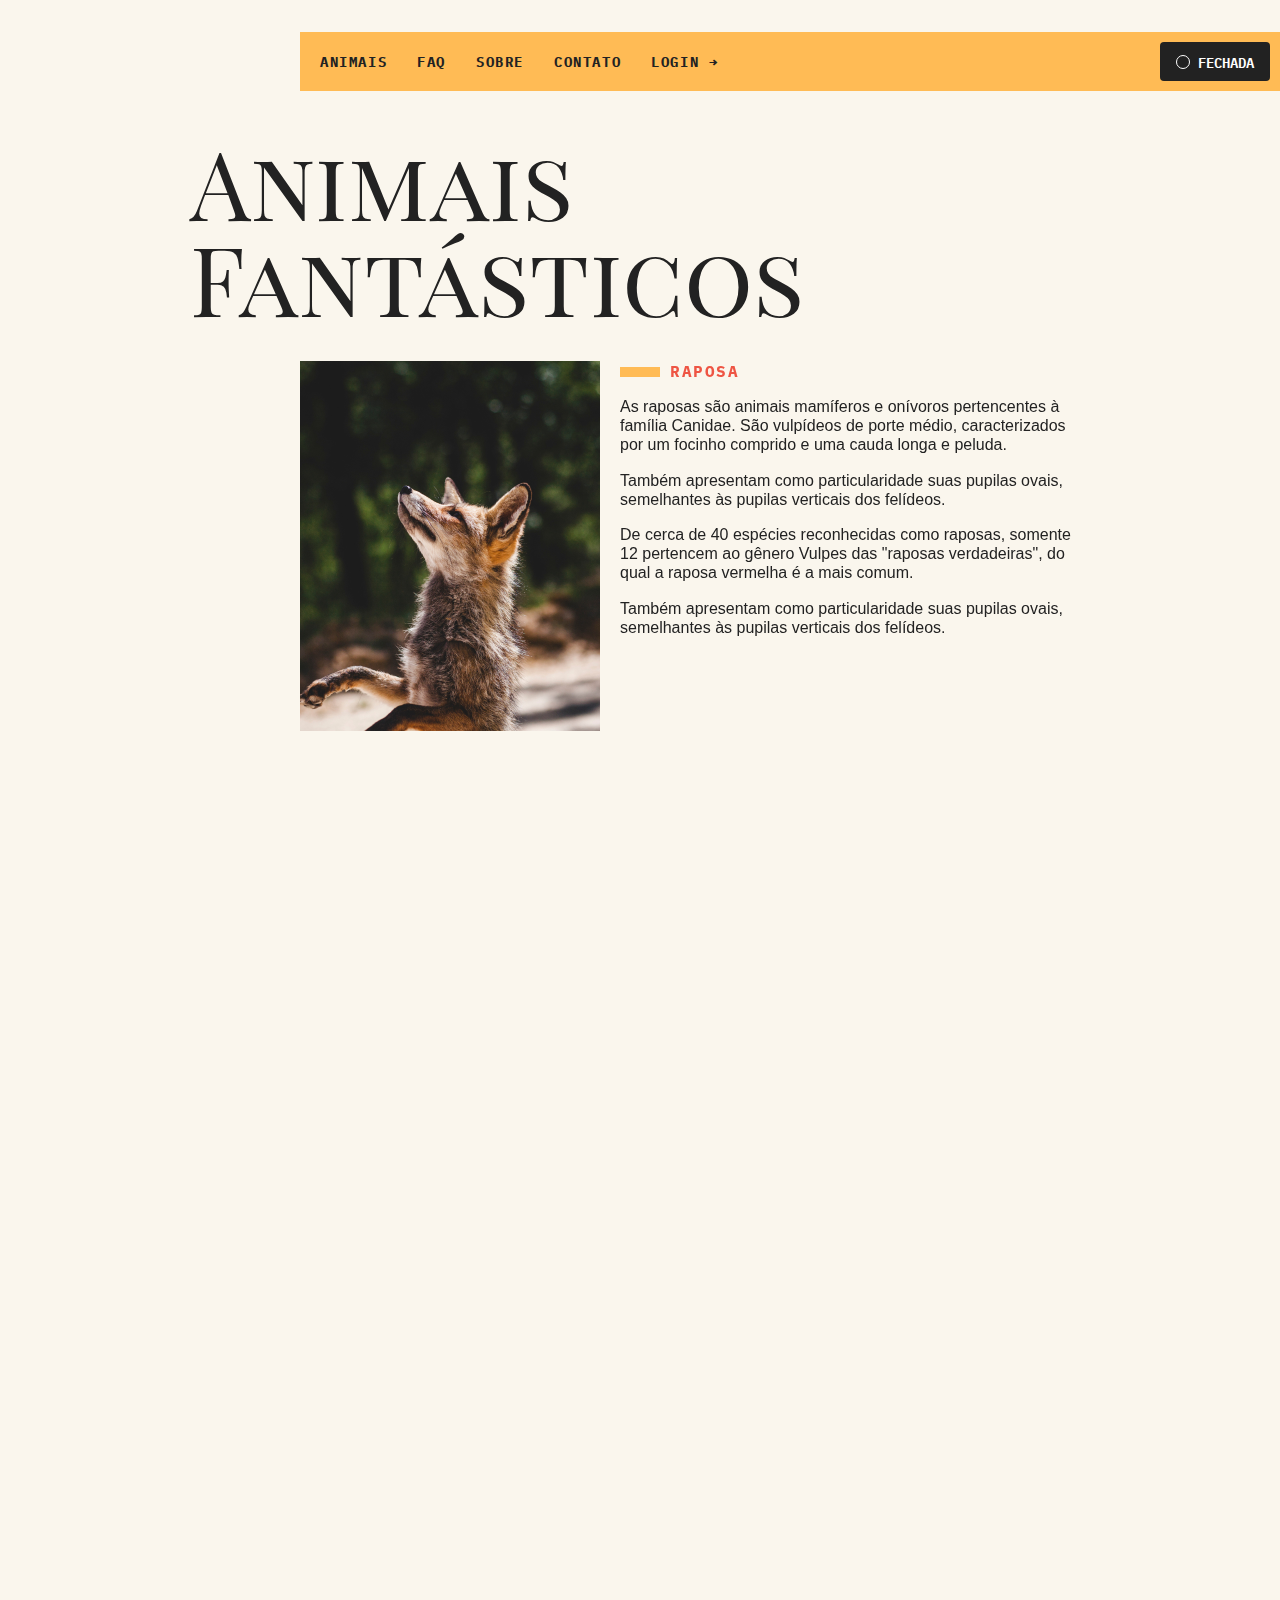
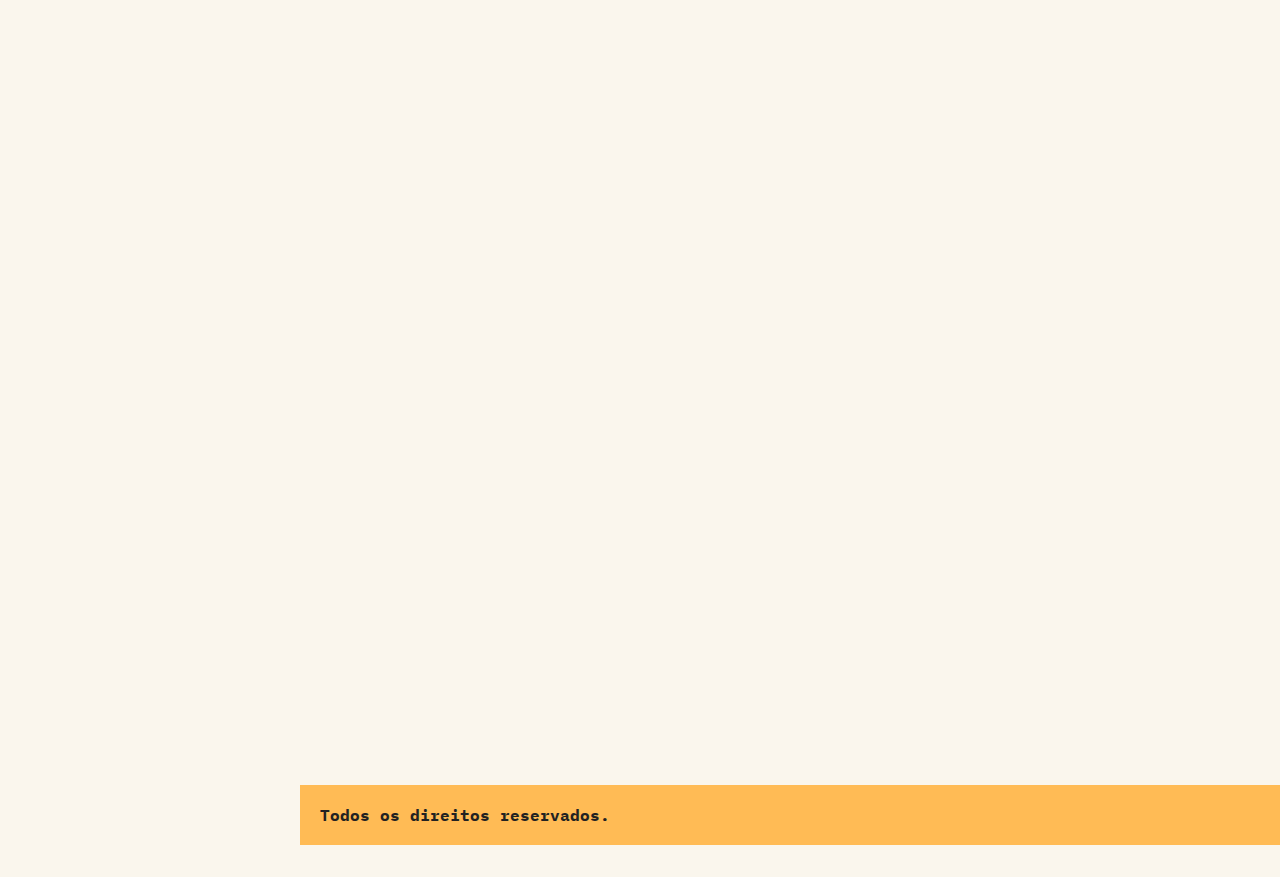
<file: index.html>
<!DOCTYPE html>

<html lang="pt-br">

<head>
    <meta charset="UTF-8">
    <meta name="viewport" content="width=device-width, initial-scale=1.0">
    <meta http-equiv="X-UA-Compatible" content="IE=edge">
    <meta name="description"
        content="Projeto final do curso JavaScript Completo ES6, da escola de UX/UI Design e desenvolvimento Web Origamid">
    <title>Animais Fantásticos</title>
    <link rel="preconnect" href="https://fonts.googleapis.com">
    <link rel="preconnect" href="https://fonts.gstatic.com" crossorigin>
    <link
        href="https://fonts.googleapis.com/css2?family=IBM+Plex+Mono:ital,wght@0,400;0,700;1,400&family=Playfair+Display+SC:ital,wght@0,400;0,700;1,400&display=swap"
        rel="stylesheet">
    <link rel="stylesheet" type="text/css" href="./css/stylesheet.css">
    <script>
        document.documentElement.className += " js";
    </script>
</head>

<body id="home">
    <div class="grid-container">
        <nav class="navegation" data-page="navegation">
            <button data-menu="button" aria-expanded="false" aria-controls="menu">Menu</button>

            <ul data-menu="list" id="menu">
                <li class="navegation-item"><a href="#animals">Animais</a></li>
                <li class="navegation-item"><a href="#faq">Faq</a></li>
                <li class="navegation-item" data-dropdown>
                    <a href="#">Sobre</a>

                    <ul class="dropdown-menu">
                        <li><a href="#">A empresa</a></li>
                        <li><a href="#">Equipe</a></li>
                        <li><a href="#">Sócios</a></li>
                        <li><a href="#">Clientes</a></li>
                    </ul>
                </li>
                <li class="navegation-item"><a href="#contact">Contato</a></li>
                <li class="navegation-item" data-modal="open"><a href="#">Login →</a></li>
            </ul>

            <span class="navegation-status" data-status="null">STORE-STATUS</STORE-STATUS></span>
        </nav>

        <section class="grid-section animals" data-page="section" id="animals">
            <h1 class="title">Animais Fantásticos</h1>

            <ul data-page="menu">
                <li><img src="./imgs/image1.jpg" alt=""></li>
                <li><img src="./imgs/image2.jpg" alt=""></li>
                <li><img src="./imgs/image3.jpg" alt=""></li>
                <li><img src="./imgs/image4.jpg" alt=""></li>
                <li><img src="./imgs/image5.jpg" alt=""></li>
                <li><img src="./imgs/image6.jpg" alt=""></li>
            </ul>

            <div class="animals-description" data-tab="content">
                <section data-anime="show-right">
                    <h2>Raposa</h2>

                    <p>As raposas são animais mamíferos e onívoros pertencentes à família Canidae. São vulpídeos de
                        porte
                        médio, caracterizados por um focinho comprido e uma cauda longa e peluda.</p>
                    <p>Também apresentam como particularidade suas pupilas ovais, semelhantes às pupilas verticais dos
                        felídeos.</p>
                    <p>De cerca de 40 espécies reconhecidas como raposas, somente 12 pertencem ao gênero Vulpes das
                        "raposas
                        verdadeiras", do qual a raposa vermelha é a mais comum.</p>
                    <p>Também apresentam como particularidade suas pupilas ovais, semelhantes às pupilas verticais dos
                        felídeos.</p>
                </section>
                <section data-anime="show-down">
                    <h2>Esquilo</h2>

                    <p>Lorem ipsum dolor sit amet, consectetur adipisicing elit. Recusandae, facere quam impedit
                        delectus
                        alias voluptatum suscipit saepe sequi, tempore nam excepturi nihil praesentium.</p>
                    <p>Lorem ipsum dolor sit amet consectetur adipisicing elit. Cumque doloribus eum cupiditate. Quaerat
                        impedit.</p>
                    <p>Lorem ipsum dolor sit amet consectetur adipisicing elit. Deserunt recusandae excepturi adipisci
                        nam
                        vel impedit accusantium cumque quas natus quis voluptatibus.</p>
                    <p>Lorem ipsum dolor sit amet consectetur adipisicing elit. Deserunt recusandae excepturi adipisci
                        nam
                        vel.</p>
                </section>
                <section data-anime="show-down">
                    <h2>Urso</h2>

                    <p>Lorem ipsum dolor sit amet, consectetur adipisicing elit. Recusandae, facere quam impedit
                        delectus
                        alias voluptatum suscipit saepe sequi, tempore nam excepturi nihil praesentium.</p>
                    <p>Lorem ipsum dolor sit amet consectetur adipisicing elit. Cumque doloribus eum cupiditate. Quaerat
                        impedit.</p>
                    <p>Lorem ipsum dolor sit amet consectetur adipisicing elit. Deserunt recusandae excepturi adipisci
                        nam
                        vel impedit accusantium cumque quas natus quis voluptatibus.</p>
                    <p>Lorem ipsum dolor sit amet consectetur adipisicing elit. Deserunt recusandae excepturi adipisci
                        nam
                        vel.</p>
                </section>
                <section data-anime="show-right">
                    <h2>Lobo</h2>

                    <p>Lorem ipsum dolor sit amet, consectetur adipisicing elit. Recusandae, facere quam impedit
                        delectus
                        alias voluptatum suscipit saepe sequi, tempore nam excepturi nihil praesentium.</p>
                    <p>Lorem ipsum dolor sit amet consectetur adipisicing elit. Cumque doloribus eum cupiditate. Quaerat
                        impedit.</p>
                    <p>Lorem ipsum dolor sit amet consectetur adipisicing elit. Deserunt recusandae excepturi adipisci
                        nam
                        vel impedit accusantium cumque quas natus quis voluptatibus.</p>
                    <p>Lorem ipsum dolor sit amet consectetur adipisicing elit. Deserunt recusandae excepturi adipisci
                        nam
                        vel.</p>
                </section>
                <section data-anime="show-right">
                    <h2>Macaco</h2>

                    <p>Lorem ipsum dolor sit amet, consectetur adipisicing elit. Recusandae, facere quam impedit
                        delectus
                        alias voluptatum suscipit saepe sequi, tempore nam excepturi nihil praesentium.</p>
                    <p>Lorem ipsum dolor sit amet consectetur adipisicing elit. Cumque doloribus eum cupiditate. Quaerat
                        impedit.</p>
                    <p>Lorem ipsum dolor sit amet consectetur adipisicing elit. Deserunt recusandae excepturi adipisci
                        nam
                        vel impedit accusantium cumque quas natus quis voluptatibus.</p>
                    <p>Lorem ipsum dolor sit amet consectetur adipisicing elit. Deserunt recusandae excepturi adipisci
                        nam
                        vel.</p>
                </section>
                <section data-anime="show-down">
                    <h2>Leão</h2>

                    <p>Lorem ipsum dolor sit amet, consectetur adipisicing elit. Recusandae, facere quam impedit
                        delectus
                        alias voluptatum suscipit saepe sequi, tempore nam excepturi nihil praesentium.</p>
                    <p>Lorem ipsum dolor sit amet consectetur adipisicing elit. Cumque doloribus eum cupiditate. Quaerat
                        impedit.</p>
                    <p>Lorem ipsum dolor sit amet consectetur adipisicing elit. Deserunt recusandae excepturi adipisci
                        nam
                        vel impedit accusantium cumque quas natus quis voluptatibus.</p>
                    <p>Lorem ipsum dolor sit amet consectetur adipisicing elit. Deserunt recusandae excepturi adipisci
                        nam
                        vel.</p>
                </section>
            </div>
        </section>

        <section class="grid-section faq" data-page="section" id="faq">
            <h1 class="title">Faq</h1>

            <dl data-page="accordion">
                <dt>Qual a idade dos animais?</dt>
                <dd>As raposas são animais mamíferos e onívoros pertencentes à família Canidae. São vulpídeos de porte
                    médio, caracterizados por um focinho comprido e uma cauda longa e peluda.</dd>
                <dt>Eles são fantásticos?</dt>
                <dd>Também apresentam como particularidade suas pupilas ovais, semelhantes às pupilas verticais dos
                    felídeos.</dd>
                <dt>Qual a diferença?</dt>
                <dd>As raposas são animais mamíferos e onívoros pertencentes à família Canidae. São vulpídeos de porte
                    médio, caracterizados por um focinho comprido e uma cauda longa e peluda.</dd>
                <dt>Como proteger?</dt>
                <dd>Também apresentam como particularidade suas pupilas ovais, semelhantes às pupilas verticais dos
                    felídeos.</dd>
            </dl>
        </section>

        <section class="grid-section numbers" data-page="section">
            <h1 class="title">Números</h1>

            <div class="numbers-grid"></div>
        </section>

        <section class="grid-section contact" data-page="section" id="contact">
            <h1 class="title">Contato</h1>

            <div class="map" data-tooltip aria-label="Endereço próximo à estacionamento">
                <img src="./imgs/map.png" alt="">
            </div>

            <ul>
                <li><a href="mailto:contato@origamid.com">contato@origamid.com</a></li>
                <li><a href="tel:+552199999999">+55 (21) 9999-9999</a></li>
                <li>Rua do Conde, nº 21 - Centro, Rio de Janeiro - RJ</li>
                <li data-week="1,2,3,4,5" data-hour="8,18">Segunda à sexta, das 8h às 18h</li>
                <li>Doe <span data-bitcoin>BITCOIN-VALUE</span> bitcoin para nos ajudar!</li>
            </ul>
        </section>

        <footer class="copyright">
            <p>Todos os direitos reservados.</p>
        </footer>
    </div>

    <section class="modal-container" data-modal="container">
        <div class="modal">
            <button class="modal-close" data-modal="close">X</button>

            <form action="">
                <label for="email">E-mail</label>
                <input type="text" name="email" id="email" placeholder="Seu e-mail">

                <label for="password">Senha</label>
                <input type="password" name="password" id="password" placeholder="Sua senha">

                <button type="submit">Entrar</button>
            </form>
        </div>
    </section>

    <script type="module" src="./js/script.js"></script>
</body>

</html>
</file>
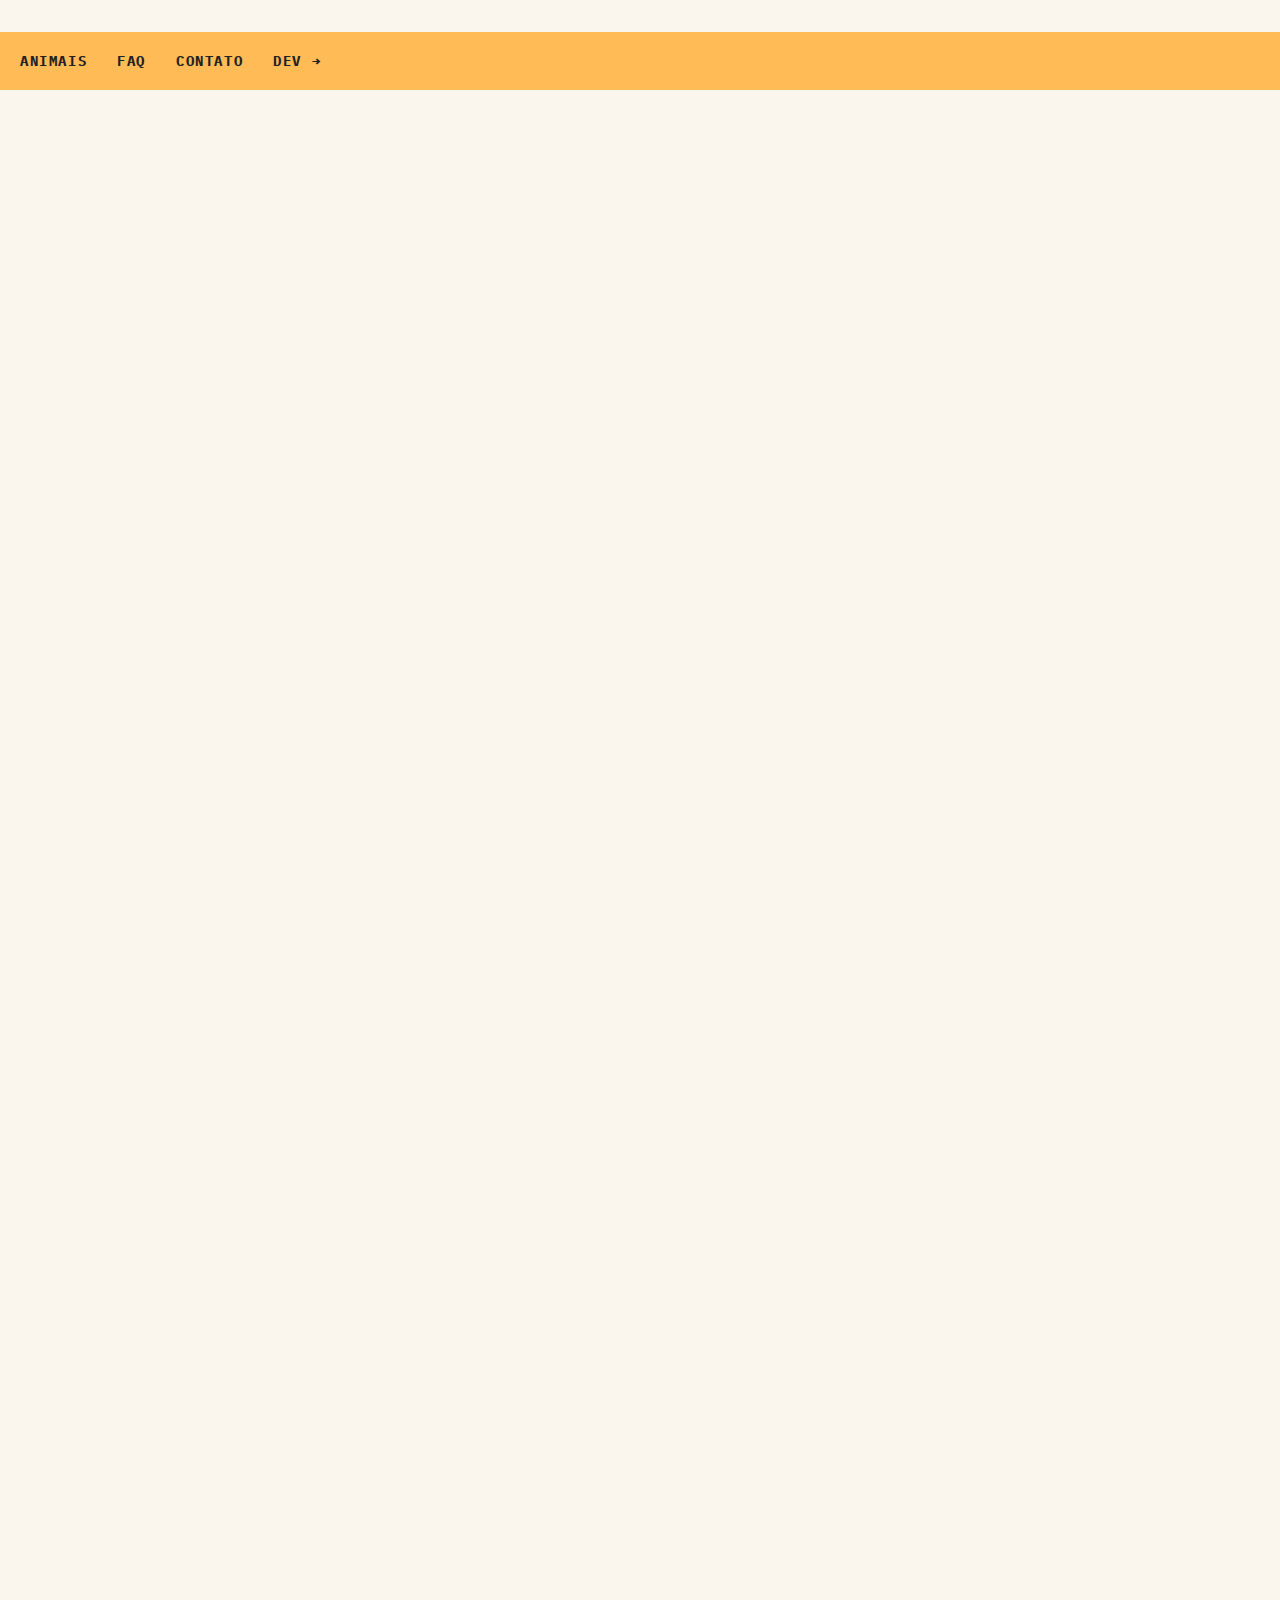
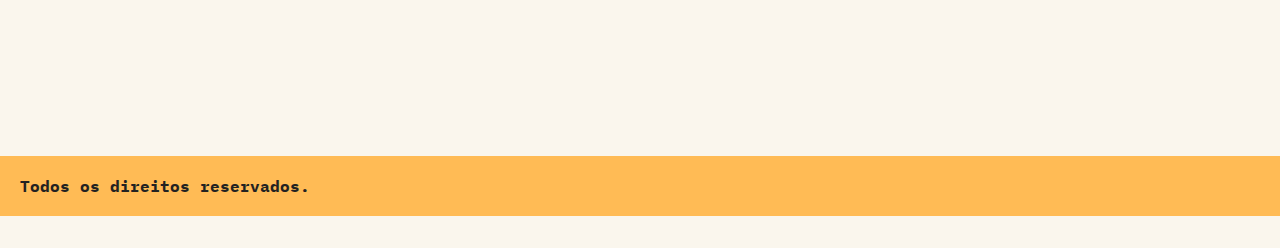
<file: home.html>
<!DOCTYPE html>

<html lang="pt-br">

<head>
    <meta http-equiv="Content-Type" content="text/html;charset=UTF-8">
    <meta name="viewport" content="width=device-width, initial-scale=1.0">
    <meta http-equiv="X-UA-Compatible" content="ie=edge">
    <meta name="description" content="Conheça alguns dos animais mais incríveis da natureza">
    <title>Animais Fantásticos</title>
    <link rel="preconnect" href="https://fonts.googleapis.com">
    <link rel="preconnect" href="https://fonts.gstatic.com" crossorigin>
    <link
        href="https://fonts.googleapis.com/css2?family=IBM+Plex+Mono:ital,wght@0,400;0,700;1,400&family=Playfair+Display+SC:ital,wght@0,400;0,700;1,400&display=swap"
        rel="stylesheet">
    <link rel="stylesheet" type="text/css" href="./css/stylesheet.css">
    <script>
        document.documentElement.className += " js";
    </script>
</head>

<body id="home">
    <nav class="navegation" data-page="navegation">
        <ul>
            <li class="navegation-item"><a href="#animals">Animais</a></li>
            <li class="navegation-item"><a href="#faq">Faq</a></li>
            <li class="navegation-item"><a href="#contact">Contato</a></li>
            <li class="navegation-item"><a href="https://www.origamid.com">Dev →</a></li>
        </ul>
    </nav>

    <section class="grid-section animals" data-page="section" id="animals">
        <h1 class="title">Animais Fantásticos</h1>

        <ul data-page="menu">
            <li><img src="./imgs/image1.jpg" alt=""></li>
            <li><img src="./imgs/image2.jpg" alt=""></li>
            <li><img src="./imgs/image3.jpg" alt=""></li>
            <li><img src="./imgs/image4.jpg" alt=""></li>
            <li><img src="./imgs/image5.jpg" alt=""></li>
            <li><img src="./imgs/image6.jpg" alt=""></li>
        </ul>

        <div class="animals-description" data-tab="content">
            <section data-anime="show-right">
                <h2>Raposa</h2>

                <p>As raposas são animais mamíferos e onívoros pertencentes à família Canidae. São vulpídeos de porte
                    médio, caracterizados por um focinho comprido e uma cauda longa e peluda.</p>
                <p>Também apresentam como particularidade suas pupilas ovais, semelhantes às pupilas verticais dos
                    felídeos.</p>
                <p>De cerca de 40 espécies reconhecidas como raposas, somente 12 pertencem ao gênero Vulpes das "raposas
                    verdadeiras", do qual a raposa vermelha é a mais comum.</p>
                <p>Também apresentam como particularidade suas pupilas ovais, semelhantes às pupilas verticais dos
                    felídeos.</p>
            </section>
            <section data-anime="show-down">
                <h2>Esquilo</h2>

                <p>Lorem ipsum dolor sit amet, consectetur adipisicing elit. Recusandae, facere quam impedit delectus
                    alias voluptatum suscipit saepe sequi, tempore nam excepturi nihil praesentium.</p>
                <p>Lorem ipsum dolor sit amet consectetur adipisicing elit. Cumque doloribus eum cupiditate. Quaerat
                    impedit.</p>
                <p>Lorem ipsum dolor sit amet consectetur adipisicing elit. Deserunt recusandae excepturi adipisci nam
                    vel impedit accusantium cumque quas natus quis voluptatibus.</p>
                <p>Lorem ipsum dolor sit amet consectetur adipisicing elit. Deserunt recusandae excepturi adipisci nam
                    vel.</p>
            </section>
            <section data-anime="show-down">
                <h2>Urso</h2>

                <p>Lorem ipsum dolor sit amet, consectetur adipisicing elit. Recusandae, facere quam impedit delectus
                    alias voluptatum suscipit saepe sequi, tempore nam excepturi nihil praesentium.</p>
                <p>Lorem ipsum dolor sit amet consectetur adipisicing elit. Cumque doloribus eum cupiditate. Quaerat
                    impedit.</p>
                <p>Lorem ipsum dolor sit amet consectetur adipisicing elit. Deserunt recusandae excepturi adipisci nam
                    vel impedit accusantium cumque quas natus quis voluptatibus.</p>
                <p>Lorem ipsum dolor sit amet consectetur adipisicing elit. Deserunt recusandae excepturi adipisci nam
                    vel.</p>
            </section>
            <section data-anime="show-right">
                <h2>Lobo</h2>

                <p>Lorem ipsum dolor sit amet, consectetur adipisicing elit. Recusandae, facere quam impedit delectus
                    alias voluptatum suscipit saepe sequi, tempore nam excepturi nihil praesentium.</p>
                <p>Lorem ipsum dolor sit amet consectetur adipisicing elit. Cumque doloribus eum cupiditate. Quaerat
                    impedit.</p>
                <p>Lorem ipsum dolor sit amet consectetur adipisicing elit. Deserunt recusandae excepturi adipisci nam
                    vel impedit accusantium cumque quas natus quis voluptatibus.</p>
                <p>Lorem ipsum dolor sit amet consectetur adipisicing elit. Deserunt recusandae excepturi adipisci nam
                    vel.</p>
            </section>
            <section data-anime="show-right">
                <h2>Macaco</h2>

                <p>Lorem ipsum dolor sit amet, consectetur adipisicing elit. Recusandae, facere quam impedit delectus
                    alias voluptatum suscipit saepe sequi, tempore nam excepturi nihil praesentium.</p>
                <p>Lorem ipsum dolor sit amet consectetur adipisicing elit. Cumque doloribus eum cupiditate. Quaerat
                    impedit.</p>
                <p>Lorem ipsum dolor sit amet consectetur adipisicing elit. Deserunt recusandae excepturi adipisci nam
                    vel impedit accusantium cumque quas natus quis voluptatibus.</p>
                <p>Lorem ipsum dolor sit amet consectetur adipisicing elit. Deserunt recusandae excepturi adipisci nam
                    vel.</p>
            </section>
            <section data-anime="show-down">
                <h2>Leão</h2>

                <p>Lorem ipsum dolor sit amet, consectetur adipisicing elit. Recusandae, facere quam impedit delectus
                    alias voluptatum suscipit saepe sequi, tempore nam excepturi nihil praesentium.</p>
                <p>Lorem ipsum dolor sit amet consectetur adipisicing elit. Cumque doloribus eum cupiditate. Quaerat
                    impedit.</p>
                <p>Lorem ipsum dolor sit amet consectetur adipisicing elit. Deserunt recusandae excepturi adipisci nam
                    vel impedit accusantium cumque quas natus quis voluptatibus.</p>
                <p>Lorem ipsum dolor sit amet consectetur adipisicing elit. Deserunt recusandae excepturi adipisci nam
                    vel.</p>
            </section>
        </div>
    </section>

    <section class="grid-section faq" data-page="section" id="faq">
        <h1 class="title">Faq</h1>

        <dl data-page="accordion">
            <dt>Qual a idade dos animais?</dt>
            <dd>As raposas são animais mamíferos e onívoros pertencentes à família Canidae. São vulpídeos de porte
                médio, caracterizados por um focinho comprido e uma cauda longa e peluda.</dd>
            <dt>Eles são fantásticos?</dt>
            <dd>Também apresentam como particularidade suas pupilas ovais, semelhantes às pupilas verticais dos
                felídeos.</dd>
            <dt>Qual a diferença?</dt>
            <dd>As raposas são animais mamíferos e onívoros pertencentes à família Canidae. São vulpídeos de porte
                médio, caracterizados por um focinho comprido e uma cauda longa e peluda.</dd>
            <dt>Como proteger?</dt>
            <dd>Também apresentam como particularidade suas pupilas ovais, semelhantes às pupilas verticais dos
                felídeos.</dd>
        </dl>
    </section>

    <section class="grid-section contact" data-page="section" id="contact">
        <h1 class="title">Contato</h1>

        <div class="map">
            <img src="./imgs/map.png" alt="">
        </div>

        <ul>
            <li><a href="mailto:contato@origamid.com">contato@origamid.com</a></li>
            <li><a href="tel:+552199999999">+55 (21) 9999-9999</a></li>
            <li>Rua do Conde, nº 21 - Centro, Rio de Janeiro - RJ</li>
        </ul>
    </section>

    <footer class="copyright">
        <p>Todos os direitos reservados.</p>
    </footer>

    <script src="./js/script.js"></script>
</body>

</html>
</file>
<file: css/stylesheet.css>
@import url('./global/global.css');
@import url('./global/navegation.css');
@import url('./global/footer.css');
@import url('./global/dropdown.css');
@import url('./global/menu-mobile.css');

@import url('./home/home.css');
@import url('./home/animals.css');
@import url('./home/faq.css');
@import url('./home/contact.css');
@import url('./home/modal.css');
@import url('./home/tooltip.css');
@import url('./home/numbers.css')
</file>
